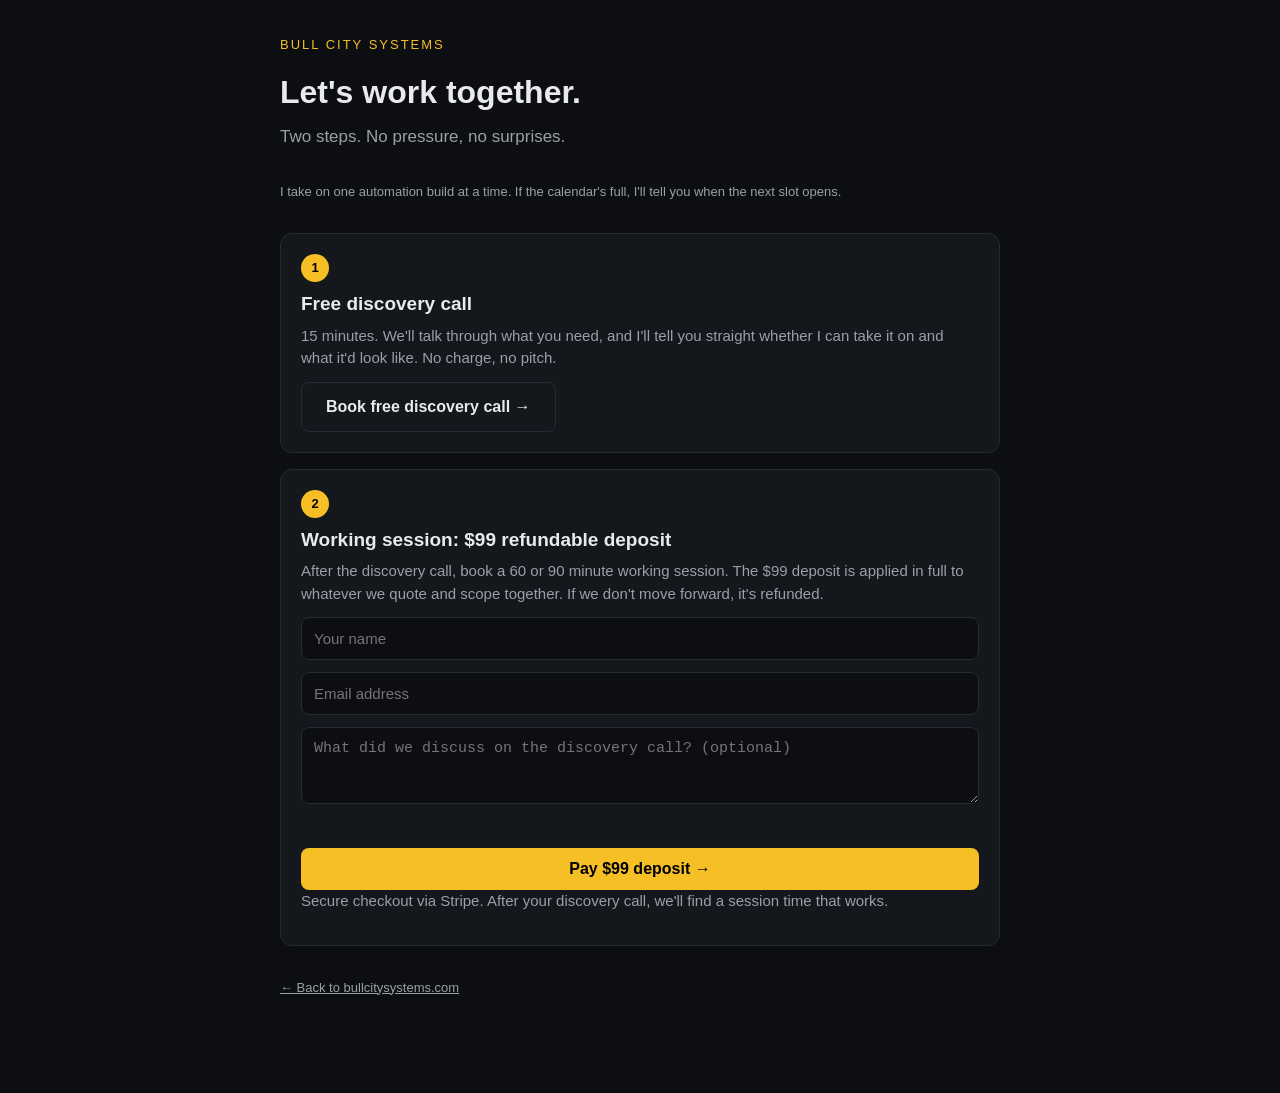
<file: book/index.html>
<!DOCTYPE html>
<html lang="en">
<head>
<meta charset="utf-8">
<meta name="viewport" content="width=device-width, initial-scale=1">
<title>Book a Working Session | Bull City Systems</title>
<link rel="icon" type="image/png" sizes="64x64" href="../favicon-64.png" />
<link rel="alternate icon" href="../favicon.ico" />
<link rel="apple-touch-icon" href="../apple-touch-icon.png" />
<meta property="og:image" content="https://bullcitysystems.com/og-image.png" />
<meta property="og:image:type" content="image/png" />
<meta property="og:image:width" content="1200" />
<meta property="og:image:height" content="630" />

<meta name="description" content="Start with a free discovery call. Then book a working session with a $99 refundable deposit, applied in full to your quoted project.">
<style>
  :root { --bg:#0c0e11; --panel:#14171c; --line:#262b33; --txt:#e8eaed; --dim:#9aa0a8;
          --amber:#f6bf26; --green:#33b679; --red:#e67c73; }
  * { box-sizing:border-box; }
  body { margin:0; background:var(--bg); color:var(--txt);
         font-family:-apple-system,BlinkMacSystemFont,"Segoe UI",Roboto,Helvetica,Arial,sans-serif;
         line-height:1.5; }
  .wrap { max-width:760px; margin:0 auto; padding:32px 20px 80px; }
  .kicker { color:var(--amber); font-size:13px; letter-spacing:2px; text-transform:uppercase; }
  h1 { font-size:32px; margin:12px 0 8px; }
  .lede { color:var(--dim); font-size:17px; margin:0 0 32px; }
  .stages { display:grid; gap:16px; margin-bottom:32px; }
  .stage { background:var(--panel); border:1px solid var(--line); border-radius:12px; padding:20px; }
  .stage-num { display:inline-block; background:var(--amber); color:#000; font-weight:700;
               font-size:13px; width:28px; height:28px; line-height:28px; text-align:center;
               border-radius:50%; margin-bottom:8px; }
  .stage h2 { margin:0 0 6px; font-size:19px; }
  .stage p { margin:0 0 12px; color:var(--dim); font-size:15px; }
  .btn { display:inline-block; background:var(--amber); color:#000; font-weight:700;
         padding:12px 24px; border-radius:8px; text-decoration:none; border:0; cursor:pointer;
         font-size:16px; }
  .btn:hover { filter:brightness(1.08); }
  .btn-ghost { background:transparent; color:var(--txt); border:1px solid var(--line); }
  .deposit-form { display:grid; gap:12px; margin-top:12px; }
  .deposit-form input, .deposit-form textarea {
    background:var(--bg); border:1px solid var(--line); color:var(--txt);
    padding:12px; border-radius:8px; font-size:15px; width:100%; }
  .fine { color:var(--dim); font-size:13px; margin-top:16px; }
  .err { color:var(--red); font-size:14px; min-height:20px; }
  .hidden { display:none; }
</style>
</head>
<body>
<div class="wrap">
  <span class="kicker">Bull City Systems</span>
  <h1>Let's work together.</h1>
  <p class="lede">Two steps. No pressure, no surprises.</p>
  <p class="fine" style="margin-bottom:32px;">I take on one automation build at a time. If the calendar's full, I'll tell you when the next slot opens.</p>

  <div class="stages">
    <div class="stage">
      <span class="stage-num">1</span>
      <h2>Free discovery call</h2>
      <p>15 minutes. We'll talk through what you need, and I'll tell you straight whether I can take it on and what it'd look like. No charge, no pitch.</p>
      <a class="btn btn-ghost" href="https://calendar.google.com/calendar/appointments/schedules/AcZssZ2oW6zGqgKv8Rc7MhWwjGwq_zvMrIMGln-B2QrGf9AmiCaY1z1fYYJSec81tN5cVAFp2T1lv6i9" target="_blank" rel="noopener">Book free discovery call →</a>
    </div>

    <div class="stage">
      <span class="stage-num">2</span>
      <h2>Working session: $99 refundable deposit</h2>
      <p>After the discovery call, book a 60 or 90 minute working session. The $99 deposit is applied in full to whatever we quote and scope together. If we don't move forward, it's refunded.</p>
      <form class="deposit-form" id="depositForm">
        <input type="text" id="dName" placeholder="Your name" required autocomplete="name">
        <input type="email" id="dEmail" placeholder="Email address" required autocomplete="email">
        <textarea id="dNotes" rows="3" placeholder="What did we discuss on the discovery call? (optional)"></textarea>
        <div class="err" id="dErr"></div>
        <button type="submit" class="btn" id="dBtn">Pay $99 deposit →</button>
      </form>
      <p class="fine">Secure checkout via Stripe. After your discovery call, we'll find a session time that works.</p>
    </div>
  </div>

  <p class="fine"><a href="/" style="color:var(--dim)">← Back to bullcitysystems.com</a></p>
</div>

<script>
document.getElementById("depositForm").addEventListener("submit", async (e) => {
  e.preventDefault();
  const err = document.getElementById("dErr");
  const btn = document.getElementById("dBtn");
  err.textContent = "";
  btn.disabled = true;
  btn.textContent = "Starting checkout…";
  try {
    const res = await fetch("/api/create-deposit-checkout", {
      method: "POST",
      headers: { "Content-Type": "application/json" },
      body: JSON.stringify({
        name: document.getElementById("dName").value.trim(),
        email: document.getElementById("dEmail").value.trim(),
        notes: document.getElementById("dNotes").value.trim(),
      }),
    });
    const data = await res.json();
    if (!res.ok || !data.url) throw new Error(data.error || "Checkout failed.");
    window.location.href = data.url;
  } catch (ex) {
    err.textContent = ex.message || "Something went wrong. Try again.";
    btn.disabled = false;
    btn.textContent = "Pay $99 deposit →";
  }
});
</script>
</body>
</html>
</file>
